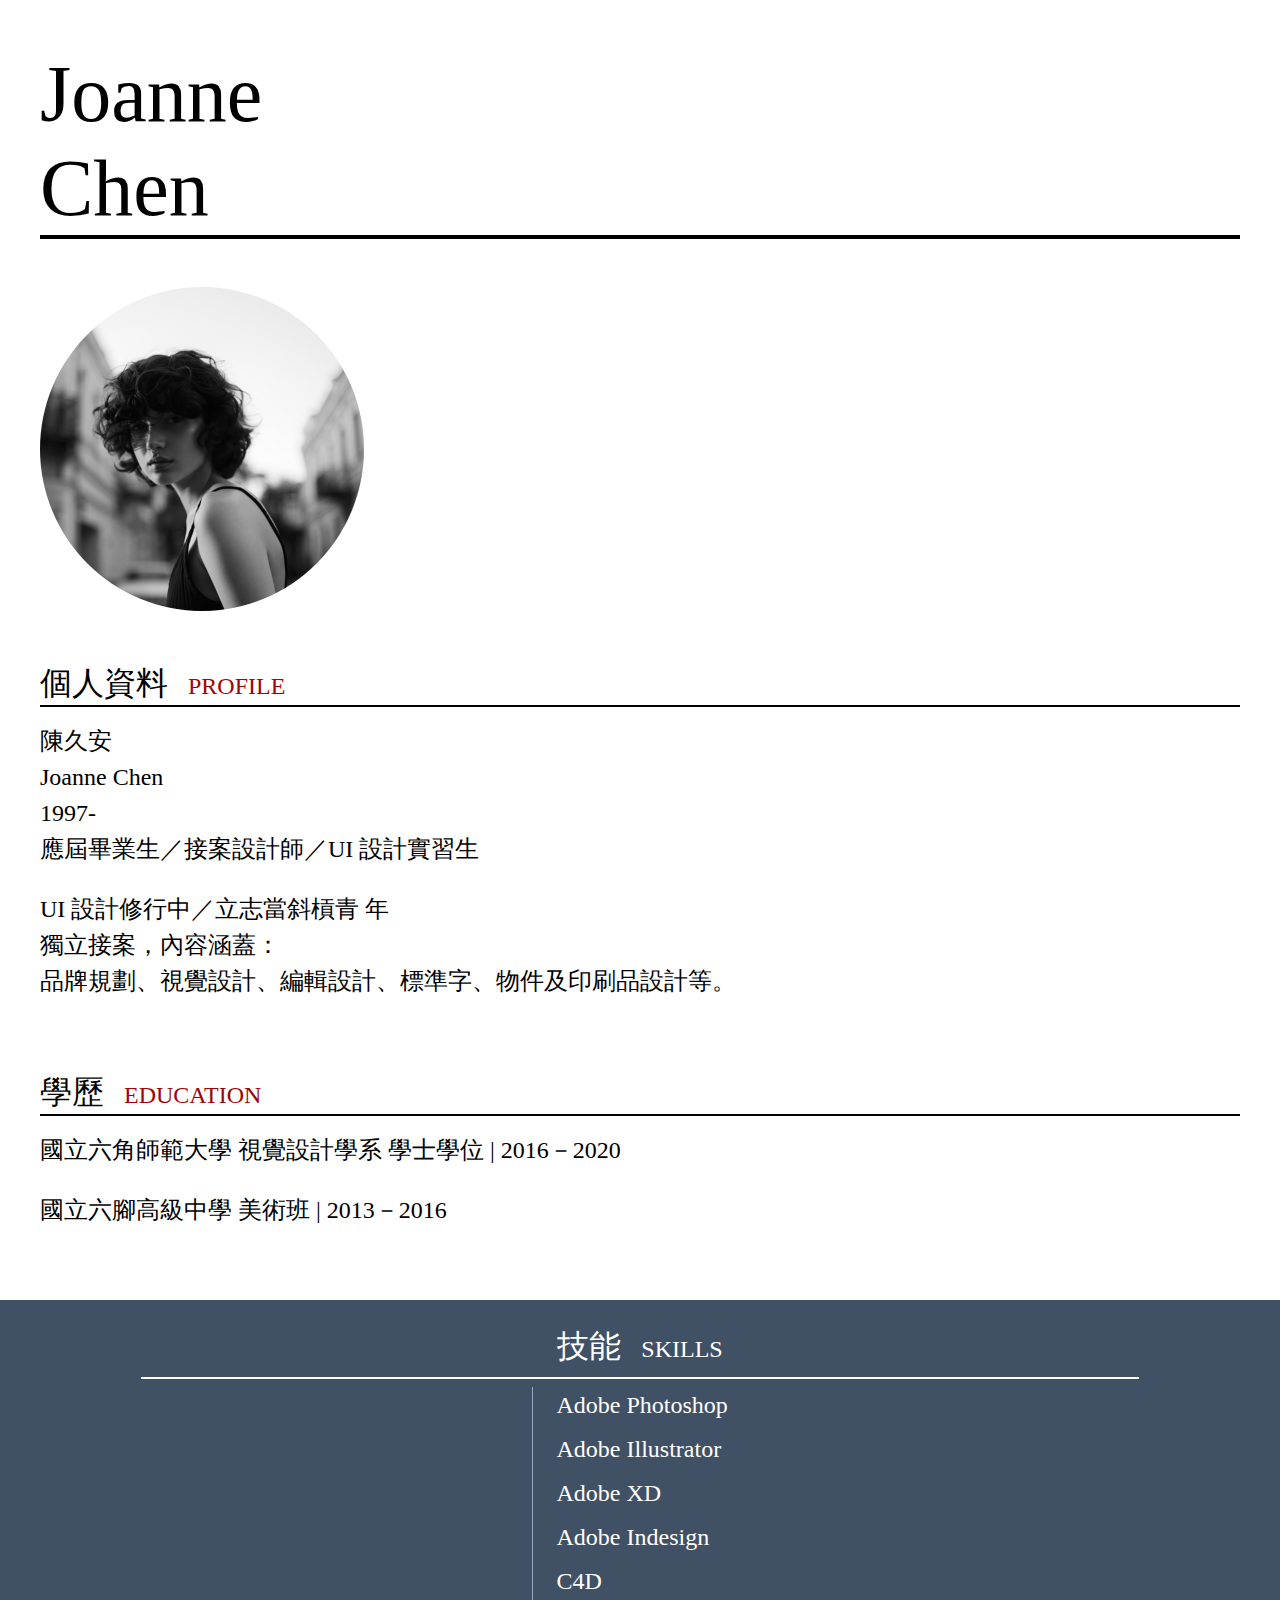
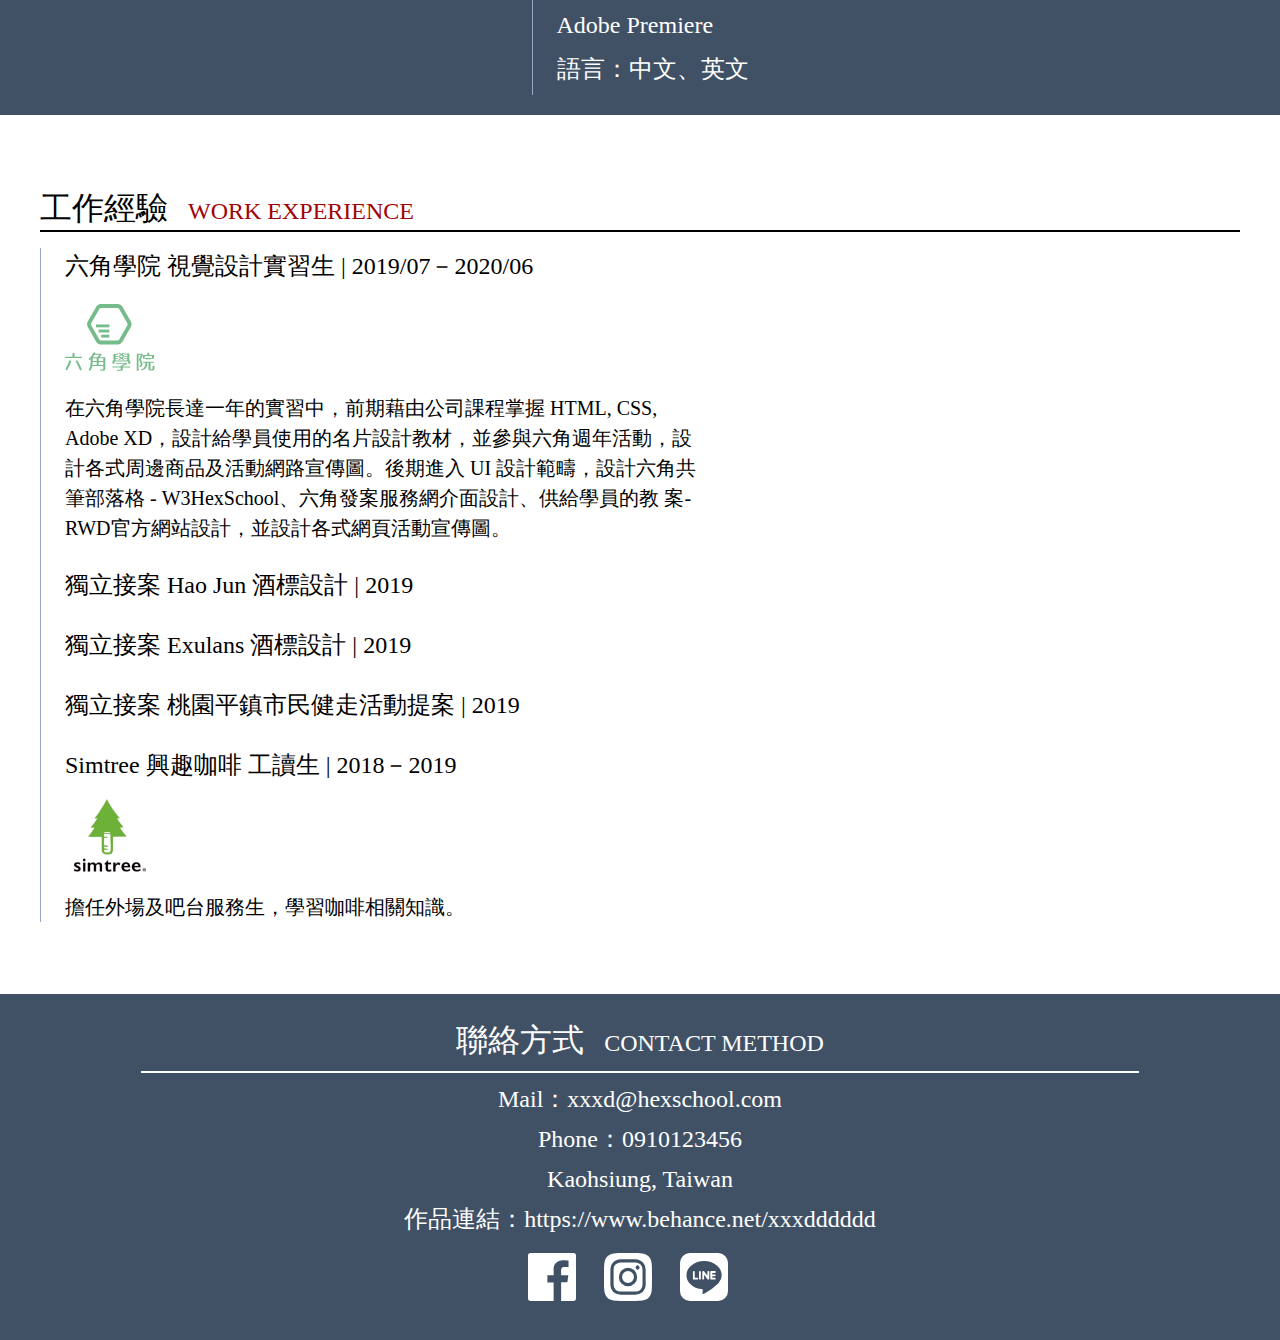
<file: 第一週/主線任務/index.html>
<!DOCTYPE html>
<html lang="en">

<head>
    <meta charset="UTF-8">
    <meta name="viewport" content="width=device-width, initial-scale=1.0">
    <title>Document</title>
    <link rel="stylesheet" href="./css/reset.css">
    <link rel="stylesheet" href="./css/style.css">
</head>

<body>
    <div>
        <div class="hw-container hw-mt-47p">
            <div class="hw-title">
                <h1>Joanne <br />
                    Chen</h1>
            </div>
            <hr class="hw-title-separate hw-m-0p" />
            <div class="he-photo hw-mt-48p hw-mb-48p">
                <img src="./img/photo-1536180931879-fd2d652efddc@2x.png" alt="照片" width="324" height="324">
            </div>
            <!-- 個人資料 -->
            <div class="hw-profile hw-mb-72p">
                <span class="hw-profile-zh hw-mr-8p hw-mr-16p">個人資料</span>
                <span class="hw-profile-en hw-mb-15p">PROFILE</span>
                <hr class="hw-profile-title-separate hw-m-0p hw-mb-16p" />
                <p class="hw-profile-content hw-mb-24p">陳久安 <br />
                    Joanne Chen <br />
                    1997- <br />
                    應屆畢業生／接案設計師／UI 設計實習生</p>
                <p class="hw-profile-content">UI 設計修行中／立志當斜槓青 年<br />
                    獨立接案，內容涵蓋：<br />
                    品牌規劃、視覺設計、編輯設計、標準字、物件及印刷品設計等。</p>
            </div>
            <!-- 學歷 -->
            <div class="hw-eduaction hw-mb-72p">
                <span class="hw-eduaction-zh hw-mr-8p hw-mr-16p">學歷</span>
                <span class="hw-eduaction-en hw-mb-15p">EDUCATION</span>
                <hr class="hw-eduaction-title-separate hw-m-0p hw-mb-16p" />
                <p class="hw-eduaction-content hw-mb-24p">國立六角師範大學 視覺設計學系 學士學位 | 2016－2020</p>
                <p class="hw-eduaction-content">國立六腳高級中學 美術班 | 2013－2016</p>
            </div>
        </div>
    </div>
    <!-- 技能 -->
    <div class="hw-skill hw-pt-24p hw-pb-20p hw-mb-72p">
        <div class="hw-container">
            <div class="hw-text-center">
                <span class="hw-skill-zh hw-mr-16p">技能</span>
                <span class="hw-skill-en">SKILLS</span>
            </div>
            <hr class="hw-skill-title-separate" />
            <ul class="hw-skill-wrap">
                <li class="hw-skill-list hw-mb-8p">Adobe Photoshop</li>
                <li class="hw-skill-list hw-mb-8p">Adobe Illustrator</li>
                <li class="hw-skill-list hw-mb-8p">Adobe XD</li>
                <li class="hw-skill-list hw-mb-8p">Adobe Indesign</li>
                <li class="hw-skill-list hw-mb-8p">C4D</li>
                <li class="hw-skill-list hw-mb-8p">Adobe Premiere</li>
                <li class="hw-skill-list hw-mb-8p">語言：中文、英文</li>
            </ul>
        </div>
    </div>
    <!-- 工作經驗 -->
    <div class="hw-container hw-mb-72p">
        <span class="hw-container-zh hw-mb-8p hw-mr-16p">工作經驗</span>
        <span class="hw-container-en hw-mb-15p">WORK EXPERIENCE</span>
        <hr class="hw-container-title-separate hw-m-0p hw-mb-16p" />
        <ul class="hw-container-wrap">
            <li class="hw-container-list hw-mb-8p">六角學院 視覺設計實習生 | 2019/07－2020/06</li>
            <li class="hw-mb-8p"><img src="./img/Group 7.svg" alt="六角學院" width="90" height="90"></li>
            <li class="hw-mb-24p">
                <p class="hw-container-content">在六角學院長達一年的實習中，前期藉由公司課程掌握 HTML, CSS, Adobe XD，設計給學員使用的名片設計教材，並參與六角週年活動，設計各式周邊商品及活動網路宣傳圖。後期進入 UI 設計範疇，設計六角共筆部落格 - W3HexSchool、六角發案服務網介面設計、供給學員的教 案- RWD官方網站設計，並設計各式網頁活動宣傳圖。</p>
            </li>
            <li class="hw-container-list hw-mb-24p">獨立接案 Hao Jun 酒標設計 | 2019</li>
            <li class="hw-container-list hw-mb-24p">獨立接案 Exulans 酒標設計 | 2019</li>
            <li class="hw-container-list hw-mb-24p">獨立接案 桃園平鎮市民健走活動提案 | 2019</li>
            <li class="hw-container-list hw-mb-8p">Simtree 興趣咖啡 工讀生 | 2018－2019</li>
            <li class="hw-mb-8p">
                <img src="./img/Group 8@2x.png" alt="Simtree" width="90" height="90">
            </li>
            <li class="hw-container-footer">擔任外場及吧台服務生，學習咖啡相關知識。</li>
        </ul>
    </div>
    <div class="hw-footer hw-pt-24p hw-pb-36p">
        <div class="hw-container">
            <div class="hw-text-center">
                <span class="hw-skill-zh hw-mr-16p">聯絡方式</span>
                <span class="hw-skill-en">CONTACT METHOD</span>
            </div>
            <hr class="hw-skill-title-separate" />
            <ul class="hw-text-center">
                <li class="hw-footer-list hw-mb-4p">Mail：xxxd@hexschool.com</li>
                <li class="hw-footer-list hw-mb-4p">Phone：0910123456</li>
                <li class="hw-footer-list hw-mb-4p">Kaohsiung, Taiwan</li>
                <li class="hw-footer-list hw-mb-16p">作品連結：https://www.behance.net/xxxdddddd</li>
                <li>
                    <img src="./img/facebook.svg" alt="facebook" width="48" height="48" class="hw-mr-24p">
                    <img src="./img/instagram-alt.svg" alt="instagram" width="48" height="48" class="hw-mr-24p">
                    <img src="./img/line.svg" alt="line" width="48" height="48" class="hw-mr-24p">
                </li>
            </ul>

        </div>
    </div>
</body>

</html>
</file>
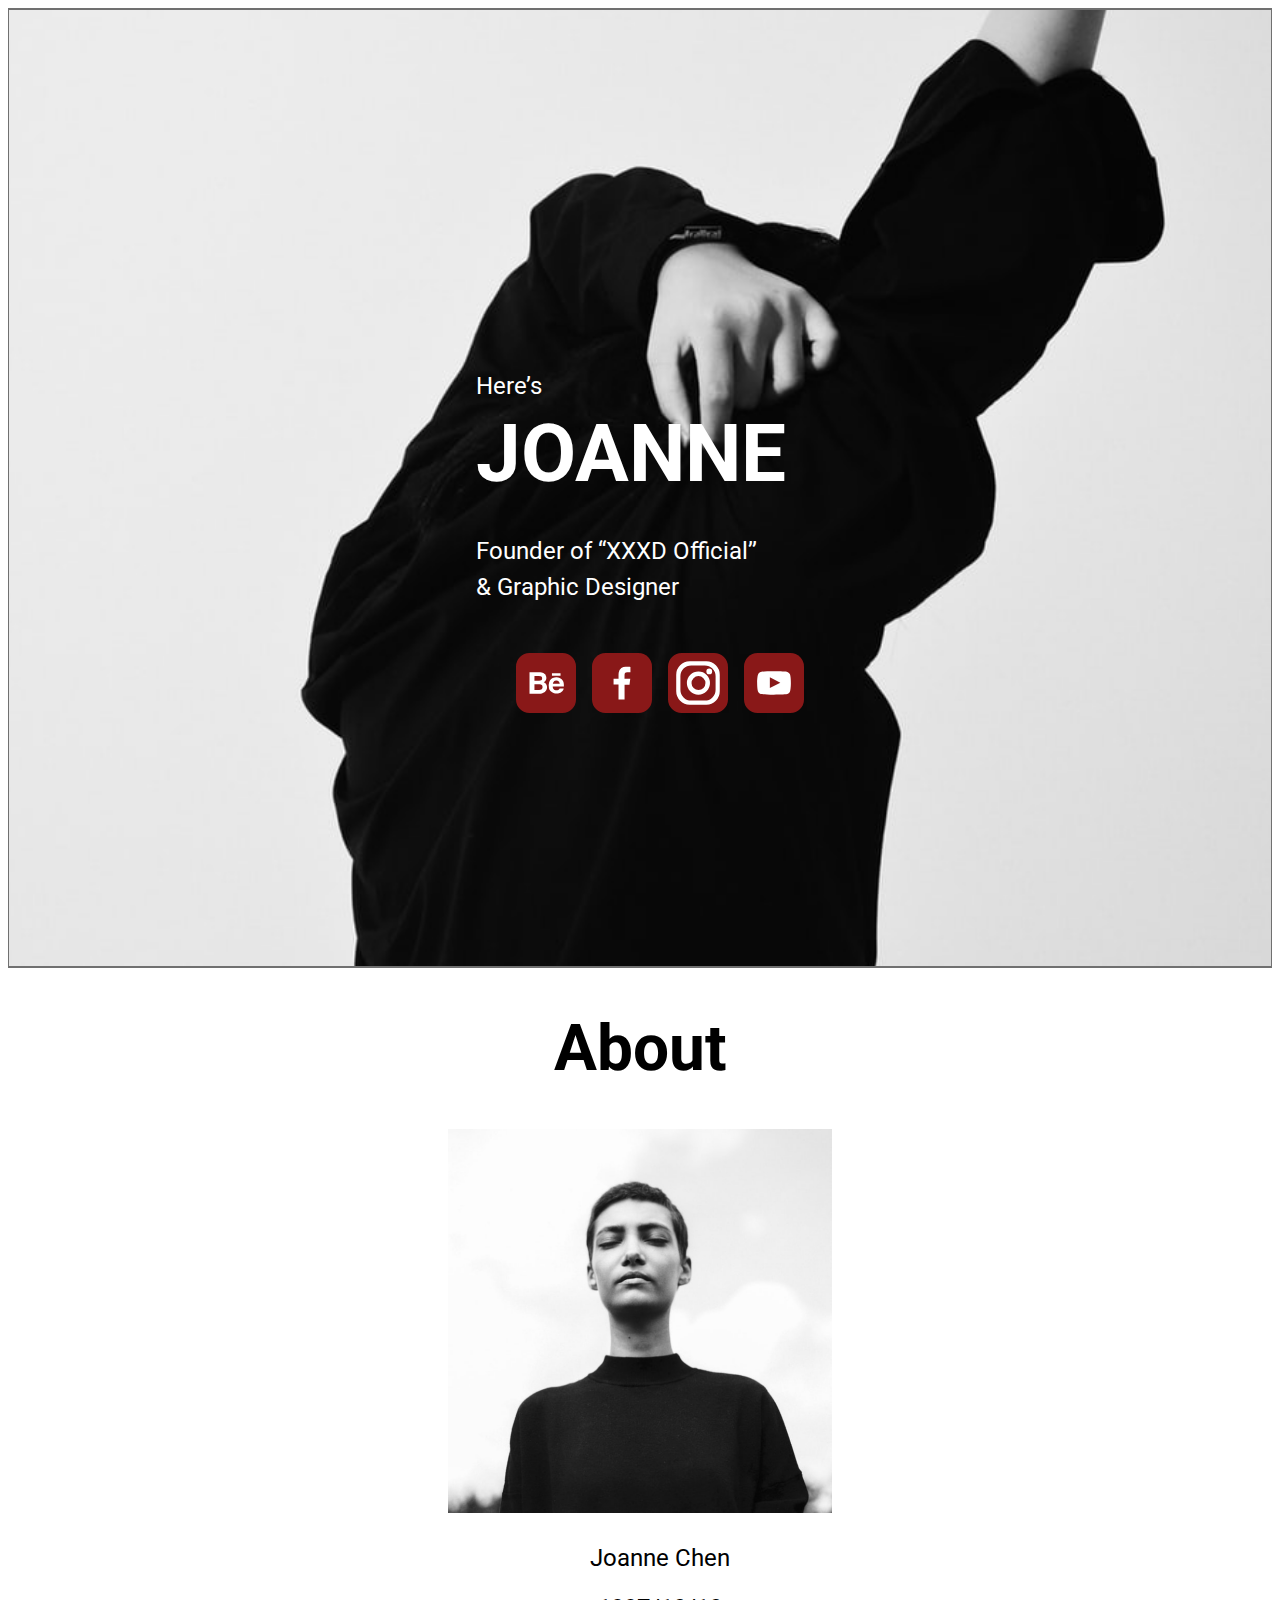
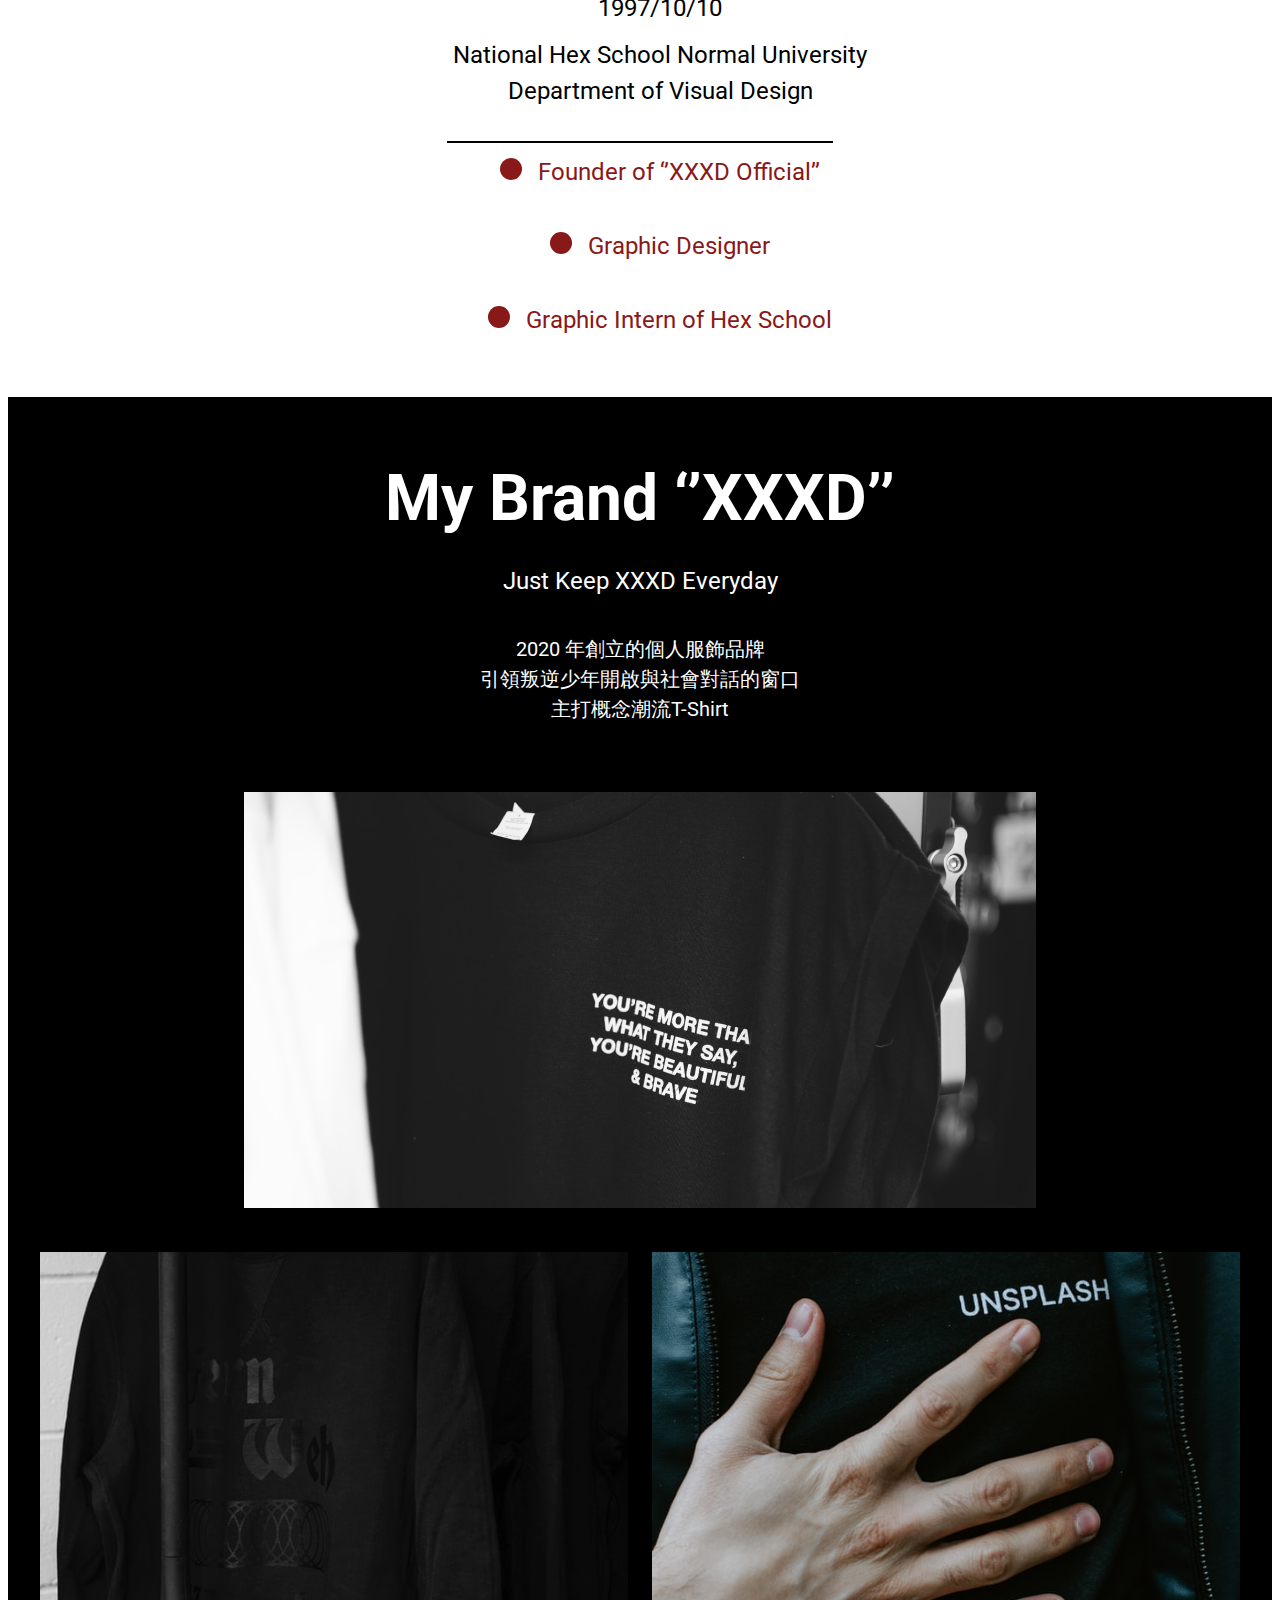
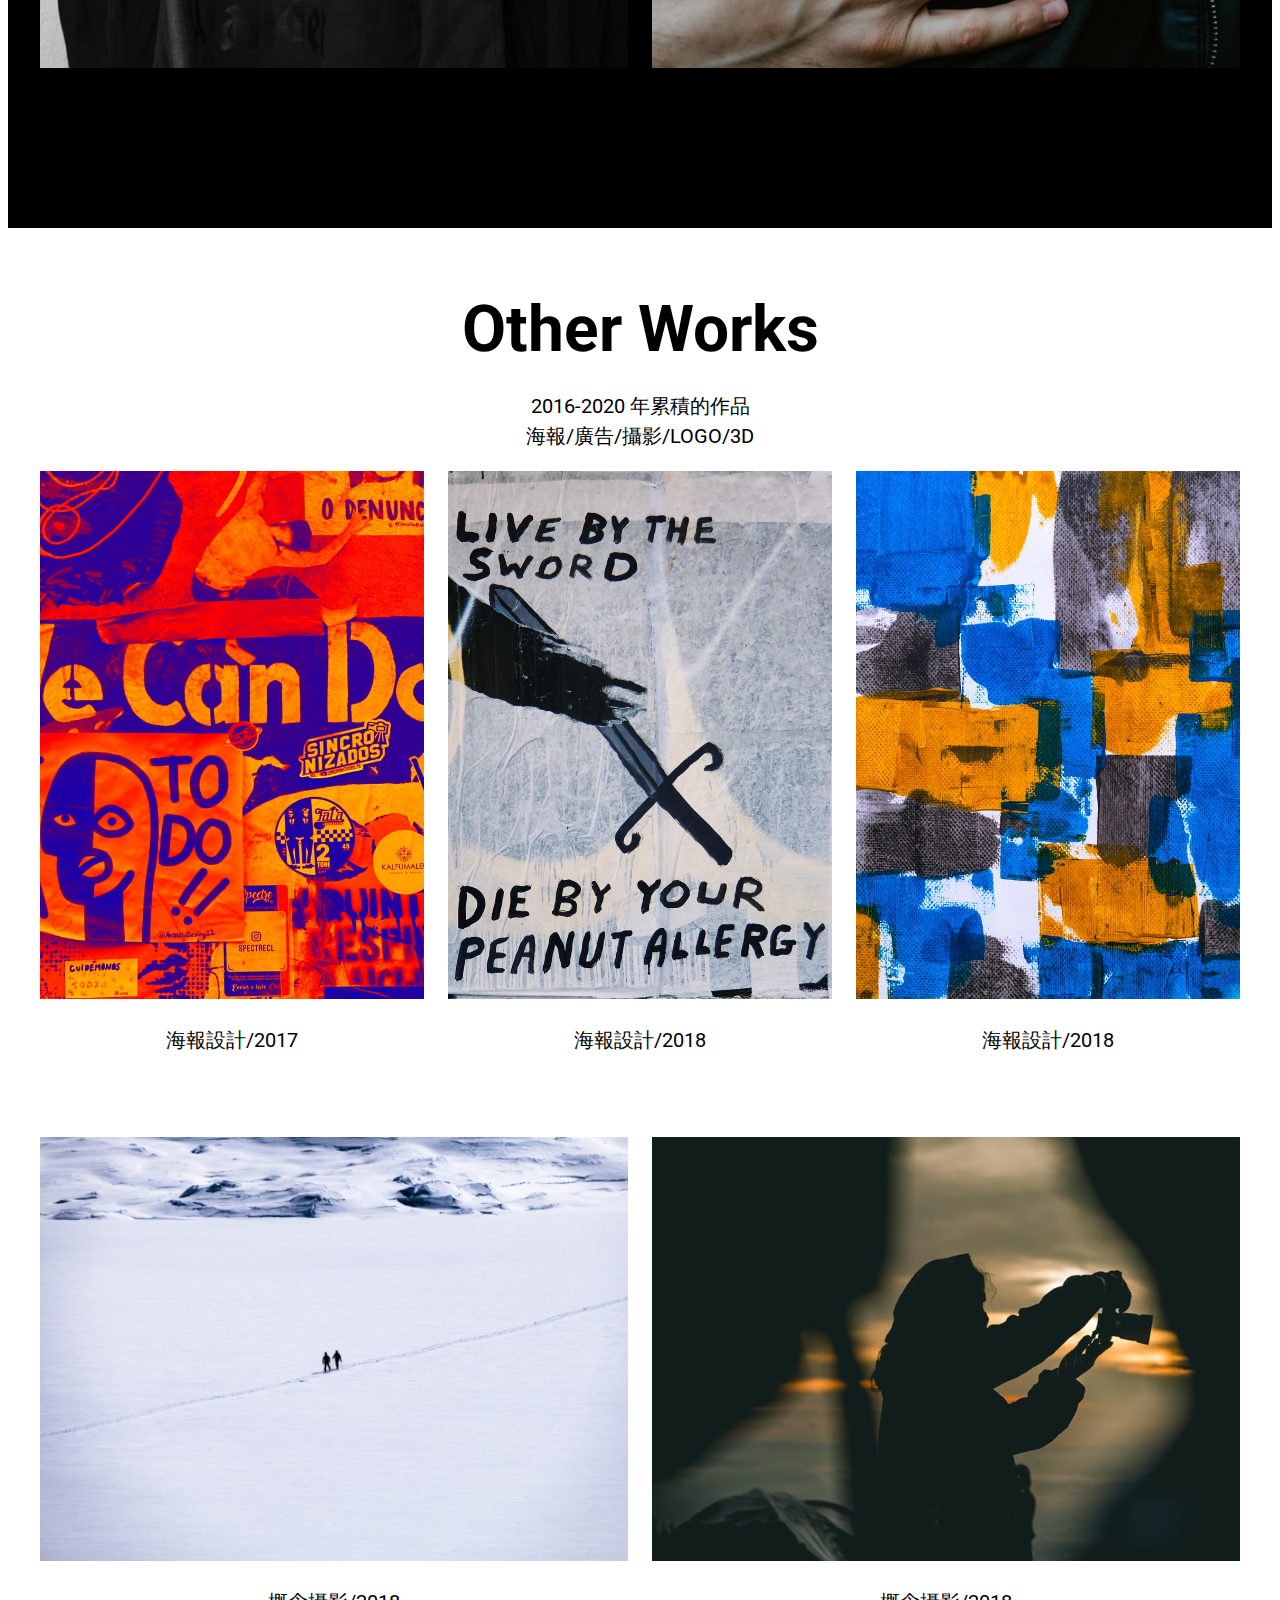
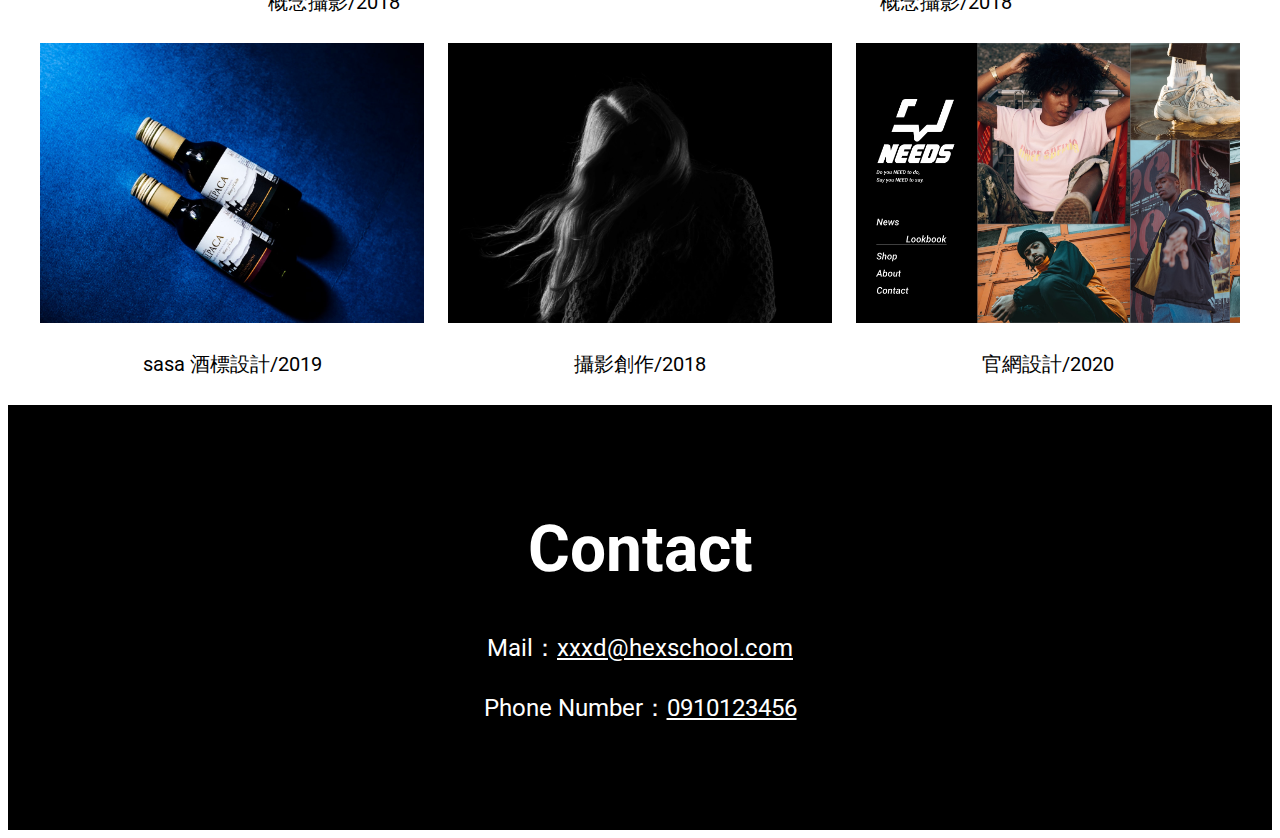
<file: 第二週/主線任務/index.html>
<!DOCTYPE html>
<html lang="en">

<head>
    <meta charset="UTF-8">
    <meta name="viewport" content="width=device-width, initial-scale=1.0">
    <title>Document</title>
    <link rel="stylesheet" href="style.css">
</head>

<body>
    <!-- header -->
    <div class="header d-flex justify-content-center">
        <div class="text-white mt-356p">
            <p class="fs-24p lh-42p m-0p">Here’s</p>
            <h1 class="fs-80p lh-94p mt-0p mb-32p">JOANNE</h1>
            <p class="fs-24p lh-36p mb-48p">Founder of “XXXD Official’’<br>
                & Graphic Designer</p>
            <ul class="d-flex list-style-none">
                <li class="mr-16p">
                    <a href="javascript:void(0);">
                        <img src="image/iconfinder_18_social_2609550.svg" width="60" height="60" />
                    </a>
                </li>
                <li class="mr-16p">
                    <a href="javascript:void(0);">
                        <img src="image/iconfinder_1_social_2609541.svg" width="60" height="60" />
                    </a>
                </li>
                <li class="mr-16p">
                    <a href="javascript:void(0);">
                        <img src="image/iconfinder_25_social_2609558.svg" width="60" height="60" />
                    </a>
                </li>
                <li>
                    <a href="javascript:void(0);">
                        <img src="image/iconfinder_6_social_2609577.svg" width="60" height="60" />
                    </a>
                </li>
            </ul>
        </div>
    </div>
    <!-- About -->
    <div class="d-flex flex-column justify-content-start align-items-center mb-56p">
        <h1 class="fs-64p lh-75p">About</h1>
        <img src="./image/photo-1551852922-003865d4a3ba@2x.png" width="384" height="384">
        <ul class="mt-24p fs-24p lh-42p list-style-none">
            <li class="mb-8p text-center">Joanne Chen</li>
            <li class="mb-8p text-center">1997/10/10</li>
            <li class="text-center lh-36p">National Hex School Normal University<br /> Department of Visual Design</li>
        </ul>
        <hr class="w-384p mb-16p" />
        <ul class="list-style-none fs-24p lh-42p text-danger m-0p">
            <li class="text-center before-dot-22 before-mr-16p mb-32p">Founder of ‘’XXXD Official’’</li>
            <li class="text-center before-dot-22 before-mr-16p mb-32p list-position-inside">Graphic Designer</li>
            <li class="text-center before-dot-22 before-mr-16p">Graphic Intern of Hex School</li>
        </ul>
    </div>
    <!-- My Brand ‘’XXXD’’ -->
    <div class="bg-dark text-white text-center pt-64p pb-160p">
        <h1 class="m-0p fs-64p lh-75p mb-16p">My Brand ‘’XXXD’’</h1>
        <p class="fs-24p lh-42p mb-32p">Just Keep XXXD Everyday</p>
        <p class="fs-20p lh-30p mb-68p">2020 年創立的個人服飾品牌<br /> 引領叛逆少年開啟與社會對話的窗口<br /> 主打概念潮流T-Shirt</p>
        <img src="./image/photo-1564864310852-e1e98eb07010 (1).png" width="792" height="416" class="mb-40p">
        <div class="d-flex justify-content-center">
            <img src="./image/photo-1499971856191-1a420a42b498.png" width="588" height="416" class="mr-24p">
            <img src="./image/photo-1582126892906-5ba118eaf46e.png" width="588" height="416">
        </div>
    </div>
    <!-- Other Works -->
    <div class="text-center">
        <h1 class="m-0p mt-64p fs-64p lh-75p mb-24p">Other Works</h1>
        <p class="fs-20p lh-30p">2016-2020 年累積的作品<br /> 海報/廣告/攝影/LOGO/3D</p>
        <div class="d-flex justify-content-center mb-56p">
            <div class="mr-24p">
                <img src="./image/photo-1559257613-1cf58e21af2b.png" width="384" height="528">
                <p class="fs-20p lh-42p mt-16p">海報設計/2017</p>
            </div>
            <div class="mr-24p">
                <img src="./image/photo-1581715895976-3bdcd7cdd004.png" width="384" height="528">
                <p class="fs-20p lh-42p mt-16p">海報設計/2018</p>
            </div>
            <div>
                <img src="./image/photo-1544733422-251e532ca221.png" width="384" height="528">
                <p class="fs-20p lh-42p mt-16p">海報設計/2018</p>
            </div>
        </div>
        <div class="d-flex justify-content-center">
            <div class="mr-24p">
                <img src="./image/photo-1520772542749-6c5ec0bc7db0.png" width="588" height="424">
                <p class="fs-20p lh-42p mt-16p">概念攝影/2018</p>
            </div>
            <div>
                <img src="./image/photo-1515768450795-e3c5a297e42d.png" width="588" height="424">
                <p class="fs-20p lh-42p mt-16p">概念攝影/2018</p>
            </div>
        </div>
        <div class="d-flex justify-content-center">
            <div class="mr-24p">
                <img src="./image/photo-1525059607947-6300d0b58555.png" width="384" height="280">
                <p class="fs-20p lh-42p mt-16p">sasa 酒標設計/2019</p>
            </div>
            <div class="mr-24p">
                <img src="./image/photo-1576704824294-d0288f962c85.png" width="384" height="280">
                <p class="fs-20p lh-42p mt-16p">攝影創作/2018</p>
            </div>
            <div>
                <img src="./image/Web-Material-Design-Leading.png" width="384" height="280">
                <p class="fs-20p lh-42p mt-16p">官網設計/2020</p>
            </div>
        </div>
    </div>
    <!-- Contact -->
    <div class="bg-dark text-white text-center pt-64p pb-80p">
        <h1 class="fs-64p lh-75p mb-16p">Contact</h1>
        <p class="fs-24p lh-36p mb-16p">Mail：<a class="text-white" href="mailto:xxxd@hexschool.com">xxxd@hexschool.com</a></p>
        <p class="fs-24p lh-36p mb-16p">Phone Number：<a class="text-white" href="tel:+886-910123456">0910123456</a></p>
    </div>
</body>

</html>
</file>
<file: 第一週/主線任務/css/style.css>
.hw-container{
    width: 1200px;
    max-width: 1200px;
    margin: 0 auto;
}

.hw-title-separate{
    border: 2px solid #000000;
}

.hw-m-0p{
    margin: 0;
}
.hw-mt-47p{
    margin-top: 47px;
}
.hw-mt-48p{
    margin-top: 48px;
}
.hw-mr-8p{
    margin-bottom: 8px;
}
.hw-mb-4p{
    margin-bottom: 4px;
}
.hw-mb-8p{
    margin-bottom: 8px;
}
.hw-mb-15p{
    margin-bottom: 15px;
}
.hw-mb-16p{
    margin-bottom: 16px;
}
.hw-mb-24p{
    margin-bottom: 24px;
}
.hw-mb-36p{
    margin-bottom: 36px;
}
.hw-mb-48p{
    margin-bottom: 48px;
}
.hw-mb-72p{
    margin-bottom: 72px;
}

.hw-mr-16p{
    margin-right: 16px;
}
.hw-mr-24p{
    margin-right: 24px;
}

.hw-text-center{
    text-align: center;
}

.hw-title > h1 {
    font-size: 80px;
    line-height: 94px;
}

.hw-pt-24p{
    padding-top: 24px;
}

.hw-pb-20p{
    padding-bottom: 20px;
}

.hw-pb-36p{
    padding-bottom: 36px;
}

.hw-profile-zh, .hw-eduaction-zh, .hw-container-zh{
    font-size: 32px;
    line-height: 43px;
}

.hw-profile-en, .hw-eduaction-en, .hw-container-en{
    font-size: 24px;
    line-height: 28px;
    color: #A00404;
}

.hw-profile-title-separate, .hw-eduaction-title-separate, 
.hw-container-title-separate{
    border: 1px solid #000000;
}

.hw-profile-content, .hw-eduaction-content{
    font-size: 24px;
    line-height: 36px;
}

.hw-skill{
    background-color:#415165
}

.hw-skill-zh{
    font-size: 32px;
    line-height: 45px;
    color: #FFFFFF;
}

.hw-skill-en{
    font-size: 24px;
    line-height: 28px;
    color: #FFFFFF;
}

.hw-skill-title-separate{
    width: 996px;
    border: 1px solid #FFFFFF;
}

.hw-skill-wrap{
    display: table;
    margin: 0 auto;
    padding-left: 24px;
    border-left: 1px solid #96A9C4;
}

.hw-skill-list, .hw-footer-list{
    font-size: 24px;
    line-height: 36px;
    color: #FFFFFF;
}

.hw-container-wrap{
    display: table;
    padding-left: 24px;
    border-left: 1px solid #96A9C4;
}

.hw-container-list{
    font-size: 24px;
    line-height: 36px;
}

.hw-container-content{
    width: 642px;
    font-size: 20px;
    line-height: 30px;
}

.hw-container-footer{
    font-size: 20px;
    line-height: 30px;
}

.hw-footer{
    background-color: #415165;
}
</file>
<file: 第二週/主線任務/style.css>
@import url("https://fonts.googleapis.com/css2?family=Roboto:ital@1&display=swap");

body {
	font-family: "Roboto", sans-serif;
}

hr{
    border: 1px solid #000000;
}

.header{
    height: 958px;    
    background-image: url('./image/photo-1552393700-42696fb89bfa.png');
    background-position: center;
    background-size: cover;
    background-repeat:no-repeat;
    border: 1px solid #707070;
}

.before-dot-22::before{
    content: "\A";
    width: 22px;
    height: 22px;
    border-radius: 50%;
    background: #891818;
    display: inline-block;
}

.before-mr-16p::before{
    margin-right: 16px;
}

.d-flex{
    display: flex;
}

.align-items-center{
    align-items: center;
}

.justify-content-start{
    justify-content: start;
}
.justify-content-center{
    justify-content: center;
}

.flex-column{
    flex-direction: column
}

.text-white{
    color: #FFFFFF;
}
.text-danger{
    color: #891818;
}
.text-center{
    text-align:center;
}

.list-style-none{
    list-style: none;
}
.list-position-inside{
    list-style-position:inside;
}

.m-0p{
    margin: 0 0;
}
.mt-0p{
    margin-top: 0px;
}
.mt-16p{
    margin-top: 16px;
}
.mt-24p{
    margin-top: 24px;
}
.mt-64p{
    margin-top: 64px;
}
.mt-356p{
    margin-top: 356px;
}
.mr-16p{
    margin-right: 16px;
}
.mr-24p{
    margin-right: 24px;
}
.mb-8p{
    margin-bottom: 8px;
}
.mb-24p{
    margin-bottom: 24px;
}
.mb-32p{
    margin-bottom: 32px;
}
.mb-40p{
    margin-bottom: 40px;
}
.mb-48p{
    margin-bottom: 48px;
}
.mb-56p{
    margin-bottom: 56px;
}
.mb-68p{
    margin-bottom: 68px;
}
.mb-160p{
    margin-bottom: 160px;
}

.pt-64p{
    padding-top: 64px;
}
.pb-80p{
    padding-bottom: 80px;
}
.pb-160p{
    padding-bottom: 160px;
}
.pl-10p{
    padding-left:10px;
}


.fs-20p{
    font-size: 20px;
}
.fs-22p{
    font-size: 22px;
}
.fs-24p{
    font-size: 24px;
}
.fs-64p{
    font-size: 64px;
}
.fs-80p{
    font-size: 80px;
}

.lh-30p{
    line-height: 30px;
}
.lh-36p{
    line-height: 36px;
}
.lh-42p{
    line-height: 42px;
}
.lh-75p{
    line-height: 75px;
}
.lh-94p{
    line-height: 94px;
}

.w-384p{
    width: 384px;
}

.bg-dark{
    background: #000000;
}
</file>
